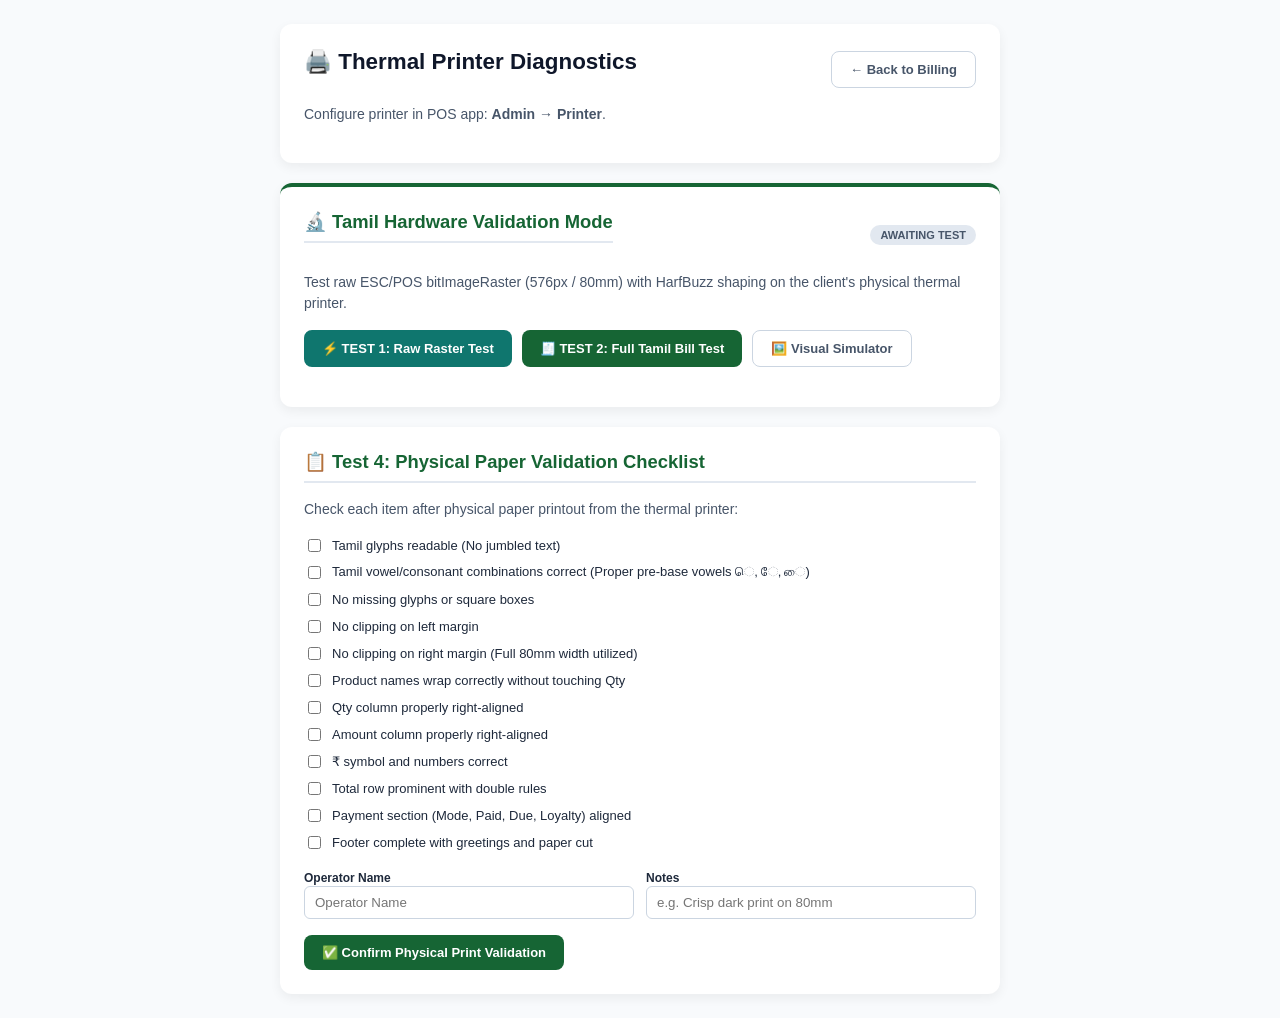
<file: backend/templates/printer_settings.html>
<!DOCTYPE html>
<html lang="en">
<head>
<meta charset="UTF-8">
<meta name="viewport" content="width=device-width, initial-scale=1">
<title>Printer Settings & Diagnostics</title>
<style>
  body { font-family: -apple-system, BlinkMacSystemFont, "Segoe UI", Roboto, sans-serif; max-width: 720px; margin: 24px auto; padding: 0 16px; background: #f8fafc; color: #1e293b; }
  .card { background: #ffffff; padding: 24px; border-radius: 12px; box-shadow: 0 4px 12px rgba(0,0,0,0.06); margin-bottom: 20px; }
  h1 { font-size: 1.4rem; color: #0f172a; margin-top: 0; }
  h2 { font-size: 1.15rem; color: #166534; margin-top: 0; border-bottom: 2px solid #e2e8f0; padding-bottom: 8px; }
  p { color: #475569; font-size: 14px; line-height: 1.5; }
  .btn { display: inline-flex; align-items: center; gap: 6px; padding: 10px 18px; border-radius: 8px; font-weight: 600; font-size: 13px; text-decoration: none; cursor: pointer; border: none; }
  .btn-primary { background: #166534; color: #fff; }
  .btn-secondary { background: #0f766e; color: #fff; }
  .btn-outline { background: #fff; color: #475569; border: 1px solid #cbd5e1; }
  .btn:hover { opacity: 0.9; }
  .badge { display: inline-block; padding: 4px 10px; border-radius: 20px; font-size: 11px; font-weight: 700; }
  .checklist { display: flex; flex-direction: column; gap: 8px; font-size: 13px; margin: 16px 0; }
  .checklist label { display: flex; align-items: center; gap: 8px; cursor: pointer; }
  .grid { display: grid; grid-template-columns: repeat(auto-fit, minmax(140px, 1fr)); gap: 10px; font-size: 12px; }
</style>
</head>
<body>
  <div class="card">
    <div style="display:flex;justify-content:space-between;align-items:center;">
      <h1>🖨️ Thermal Printer Diagnostics</h1>
      <a href="/" class="btn btn-outline">← Back to Billing</a>
    </div>
    <p>Configure printer in POS app: <strong>Admin → Printer</strong>.</p>
  </div>

  <div class="card" style="border-top:4px solid #166534;">
    <div style="display:flex;justify-content:space-between;align-items:center;">
      <h2>🔬 Tamil Hardware Validation Mode</h2>
      <span id="hw-status-badge" class="badge" style="background:#e2e8f0;color:#475569;">AWAITING TEST</span>
    </div>
    <p>Test raw ESC/POS bitImageRaster (576px / 80mm) with HarfBuzz shaping on the client's physical thermal printer.</p>
    
    <div style="display:flex;gap:10px;flex-wrap:wrap;margin:16px 0;">
      <button onclick="runTest('raw-raster')" class="btn btn-secondary">⚡ TEST 1: Raw Raster Test</button>
      <button onclick="runTest('full-bill')" class="btn btn-primary">🧾 TEST 2: Full Tamil Bill Test</button>
      <a href="/debug/tamil-preview" target="_blank" class="btn btn-outline">🖼️ Visual Simulator</a>
    </div>

    <div id="meta-card" style="display:none;background:#f1f5f9;padding:14px;border-radius:8px;margin-top:16px;">
      <div style="display:flex;justify-content:space-between;margin-bottom:8px;">
        <strong style="font-size:13px;">📊 Test Telemetry</strong>
        <span class="badge" style="background:#10b981;color:#fff;">SOFTWARE VALIDATION: PASS</span>
      </div>
      <div class="grid">
        <div><strong>Width:</strong> <span id="m-w">576px</span></div>
        <div><strong>Height:</strong> <span id="m-h">-</span></div>
        <div><strong>Bytes:</strong> <span id="m-b">-</span></div>
        <div><strong>Transport:</strong> <span id="m-t">-</span></div>
        <div><strong>Paper:</strong> 80mm</div>
      </div>
      <div style="margin-top:10px;font-size:12px;">
        <a href="/debug/client-hardware-test.png" target="_blank" style="color:#0f766e;font-weight:600;margin-right:12px;">🖼️ View PNG Bitmap</a>
        <a href="/debug/client-hardware-test.bin" download="client_tamil_hardware_test.bin" style="color:#7c3aed;font-weight:600;">💾 Download Raw ESC/POS (.bin)</a>
      </div>
      <div id="m-msg" style="margin-top:6px;font-size:11px;color:#64748b;"></div>
    </div>
  </div>

  <div class="card">
    <h2>📋 Test 4: Physical Paper Validation Checklist</h2>
    <p>Check each item after physical paper printout from the thermal printer:</p>
    <form id="confirm-form" onsubmit="confirmPhysical(event)">
      <div class="checklist">
        <label><input type="checkbox" name="tamil_glyphs_readable" required /> <span>Tamil glyphs readable (No jumbled text)</span></label>
        <label><input type="checkbox" name="tamil_vowels_consonants_correct" required /> <span>Tamil vowel/consonant combinations correct (Proper pre-base vowels ெ, ே, ை)</span></label>
        <label><input type="checkbox" name="no_missing_glyphs" required /> <span>No missing glyphs or square boxes</span></label>
        <label><input type="checkbox" name="no_clipping_left" required /> <span>No clipping on left margin</span></label>
        <label><input type="checkbox" name="no_clipping_right" required /> <span>No clipping on right margin (Full 80mm width utilized)</span></label>
        <label><input type="checkbox" name="product_names_wrap" required /> <span>Product names wrap correctly without touching Qty</span></label>
        <label><input type="checkbox" name="qty_column_aligned" required /> <span>Qty column properly right-aligned</span></label>
        <label><input type="checkbox" name="amount_column_aligned" required /> <span>Amount column properly right-aligned</span></label>
        <label><input type="checkbox" name="currency_and_numbers_correct" required /> <span>₹ symbol and numbers correct</span></label>
        <label><input type="checkbox" name="total_correct" required /> <span>Total row prominent with double rules</span></label>
        <label><input type="checkbox" name="payment_section_correct" required /> <span>Payment section (Mode, Paid, Due, Loyalty) aligned</span></label>
        <label><input type="checkbox" name="footer_complete" required /> <span>Footer complete with greetings and paper cut</span></label>
      </div>
      <div style="display:grid;grid-template-columns:1fr 1fr;gap:12px;margin:16px 0;">
        <div>
          <label style="font-size:12px;font-weight:600;">Operator Name</label>
          <input type="text" id="op-name" placeholder="Operator Name" style="width:100%;padding:8px 10px;border:1px solid #cbd5e1;border-radius:6px;box-sizing:border-box;" required />
        </div>
        <div>
          <label style="font-size:12px;font-weight:600;">Notes</label>
          <input type="text" id="op-notes" placeholder="e.g. Crisp dark print on 80mm" style="width:100%;padding:8px 10px;border:1px solid #cbd5e1;border-radius:6px;box-sizing:border-box;" />
        </div>
      </div>
      <button type="submit" class="btn btn-primary">✅ Confirm Physical Print Validation</button>
    </form>
  </div>

  <script>
    async function runTest(type) {
      const url = type === 'raw-raster' ? '/api/printer/hardware-test/raw-raster' : '/api/printer/hardware-test/full-bill';
      try {
        const r = await fetch(url, { method: 'POST' });
        const d = await r.json();
        if (d.success) {
          document.getElementById('meta-card').style.display = 'block';
          document.getElementById('m-w').textContent = d.bitmap_width + 'px';
          document.getElementById('m-h').textContent = d.bitmap_height + 'px';
          document.getElementById('m-b').textContent = d.escpos_bytes_length + ' bytes';
          document.getElementById('m-t').textContent = d.printer_transport;
          document.getElementById('m-msg').textContent = d.print_status + ': ' + d.print_message;
          
          const badge = document.getElementById('hw-status-badge');
          if (badge.textContent !== 'PHYSICAL PRINTER VALIDATION: PASS') {
            badge.style.background = '#0284c7';
            badge.style.color = '#fff';
            badge.textContent = 'SOFTWARE VALIDATION: PASS';
          }
          alert('Test generated successfully! Software validation: PASS');
        }
      } catch (e) {
        alert('Error: ' + e.message);
      }
    }

    async function confirmPhysical(e) {
      e.preventDefault();
      const form = document.getElementById('confirm-form');
      const checklist = {
        tamil_glyphs_readable: form.tamil_glyphs_readable.checked,
        tamil_vowels_consonants_correct: form.tamil_vowels_consonants_correct.checked,
        no_missing_glyphs: form.no_missing_glyphs.checked,
        no_clipping_left: form.no_clipping_left.checked,
        no_clipping_right: form.no_clipping_right.checked,
        product_names_wrap: form.product_names_wrap.checked,
        qty_column_aligned: form.qty_column_aligned.checked,
        amount_column_aligned: form.amount_column_aligned.checked,
        currency_and_numbers_correct: form.currency_and_numbers_correct.checked,
        total_correct: form.total_correct.checked,
        payment_section_correct: form.payment_section_correct.checked,
        footer_complete: form.footer_complete.checked,
      };
      const operator_name = document.getElementById('op-name').value;
      const notes = document.getElementById('op-notes').value;
      try {
        const r = await fetch('/api/printer/hardware-test/confirm', {
          method: 'POST',
          headers: { 'Content-Type': 'application/json' },
          body: JSON.stringify({ checklist, operator_name, notes })
        });
        const d = await r.json();
        if (d.success) {
          const badge = document.getElementById('hw-status-badge');
          badge.style.background = '#166534';
          badge.style.color = '#fff';
          badge.textContent = 'PHYSICAL PRINTER VALIDATION: PASS';
          alert('🎉 Physical printer validation recorded: PASS');
        }
      } catch (e) {
        alert('Error: ' + e.message);
      }
    }
  </script>
</body>
</html>
</file>
